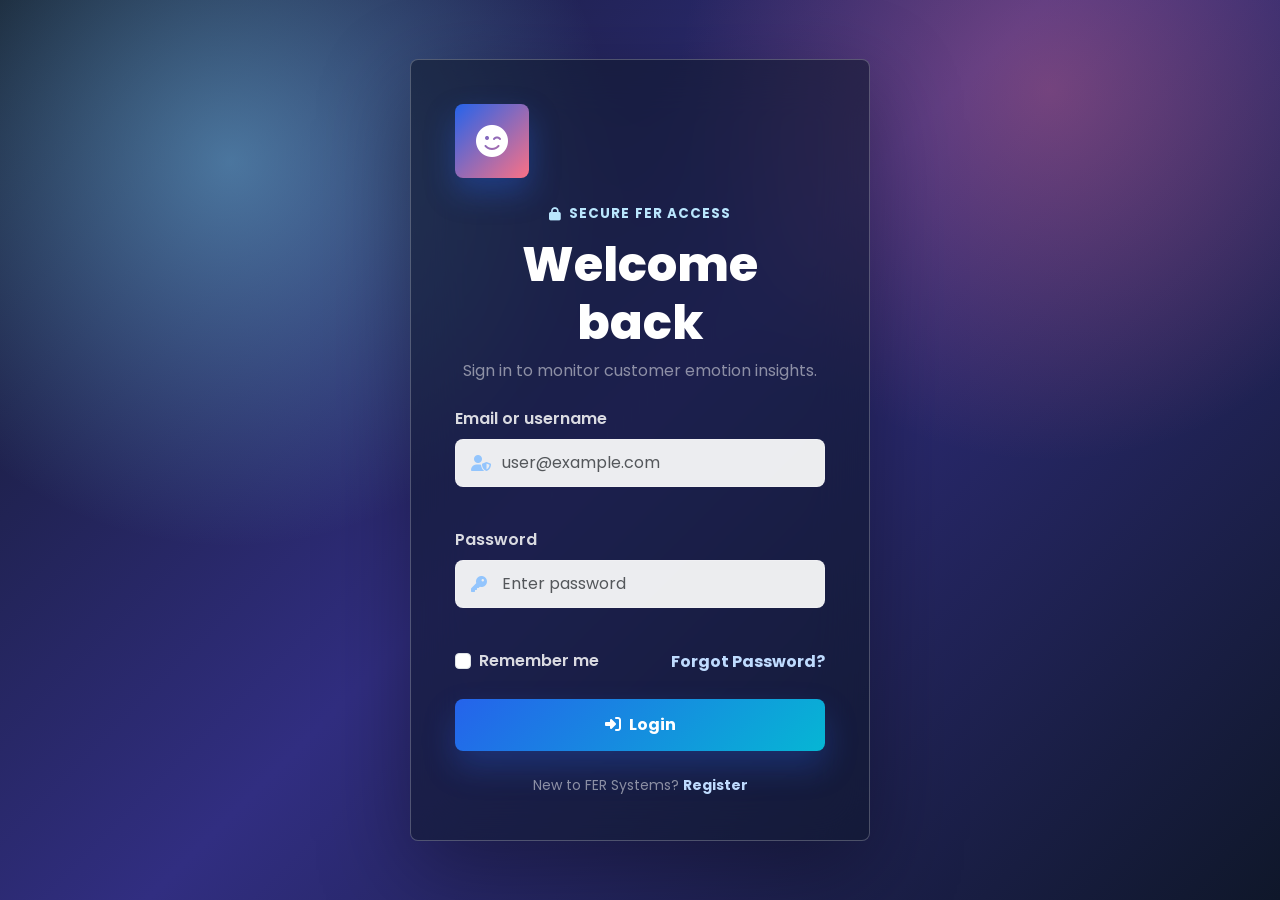
<file: frontend/history.html>
<!doctype html>
<html lang="en">
  <head>
    <meta charset="utf-8">
    <meta name="viewport" content="width=device-width, initial-scale=1">
    <title>History | FER Systems</title>
    <link rel="preconnect" href="https://fonts.googleapis.com">
    <link rel="preconnect" href="https://fonts.gstatic.com" crossorigin>
    <link href="https://fonts.googleapis.com/css2?family=Poppins:wght@400;500;600;700;800&display=swap" rel="stylesheet">
    <link href="https://cdn.jsdelivr.net/npm/bootstrap@5.3.3/dist/css/bootstrap.min.css" rel="stylesheet">
    <link href="https://cdnjs.cloudflare.com/ajax/libs/font-awesome/6.5.2/css/all.min.css" rel="stylesheet">
    <link href="css/style.css" rel="stylesheet">
  </head>
  <body class="app-page">
    <nav class="navbar navbar-expand-lg app-navbar sticky-top">
      <div class="container">
        <a class="navbar-brand d-flex align-items-center gap-2" href="index.html">
          <span class="nav-logo"><i class="fa-solid fa-face-smile-wink"></i></span>
          <span>FER Systems</span>
        </a>
        <button class="navbar-toggler" type="button" data-bs-toggle="collapse" data-bs-target="#mainNav" aria-controls="mainNav" aria-expanded="false" aria-label="Toggle navigation">
          <span class="navbar-toggler-icon"></span>
        </button>
        <div class="collapse navbar-collapse" id="mainNav">
          <ul class="navbar-nav ms-auto align-items-lg-center gap-lg-2">
            <li class="nav-item"><a class="nav-link" href="index.html"><i class="fa-solid fa-chart-line"></i> Dashboard</a></li>
            <li class="nav-item"><a class="nav-link active" href="history.html"><i class="fa-solid fa-clock-rotate-left"></i> History</a></li>
            <li class="nav-item"><button class="btn btn-outline-light btn-sm logout-btn" type="button" data-logout><i class="fa-solid fa-arrow-right-from-bracket"></i> Logout</button></li>
          </ul>
        </div>
      </div>
    </nav>

    <main class="history-main">
      <div class="container">
        <div class="history-header">
          <div>
            <p class="secure-kicker"><i class="fa-solid fa-database"></i> Protected scan archive</p>
            <h1>Recognition History</h1>
            <p class="text-white-50 mb-0">Search, review, and remove mock FER scan records.</p>
          </div>
          <a class="btn btn-primary" href="index.html"><i class="fa-solid fa-plus me-2"></i>New Scan</a>
        </div>

        <section class="panel history-panel">
          <div class="toolbar">
            <div class="search-box">
              <i class="fa-solid fa-magnifying-glass"></i>
              <input id="historySearch" type="search" class="form-control" placeholder="Search by image, emotion, or date">
            </div>
            <span class="status-pill" id="recordCount">0 records</span>
          </div>
          <div class="table-responsive">
            <table class="table align-middle history-table">
              <thead>
                <tr>
                  <th>Image Name</th>
                  <th>Emotion</th>
                  <th>Confidence</th>
                  <th>Date</th>
                  <th class="text-end">Action</th>
                </tr>
              </thead>
              <tbody id="historyBody"></tbody>
            </table>
          </div>
        </section>
      </div>
    </main>

    <script src="https://cdn.jsdelivr.net/npm/bootstrap@5.3.3/dist/js/bootstrap.bundle.min.js"></script>
    <script src="js/auth.js"></script>
    <script src="js/history.js"></script>
  </body>
</html>
</file>
<file: frontend/css/style.css>
:root {
  --ink: #0f172a;
  --muted: #64748b;
  --line: rgba(148, 163, 184, .22);
  --panel: rgba(255, 255, 255, .88);
  --primary: #2563eb;
  --primary-dark: #1d4ed8;
  --accent: #06b6d4;
  --rose: #fb7185;
  --green: #22c55e;
  --amber: #f59e0b;
}

* {
  box-sizing: border-box;
}

body {
  font-family: "Poppins", system-ui, -apple-system, BlinkMacSystemFont, "Segoe UI", sans-serif;
  color: var(--ink);
  min-height: 100vh;
}

a {
  text-decoration: none;
}

.btn {
  border-radius: 8px;
  font-weight: 700;
  min-height: 44px;
  display: inline-flex;
  align-items: center;
  justify-content: center;
  gap: .35rem;
}

.btn-primary {
  background: linear-gradient(135deg, var(--primary), var(--accent));
  border: 0;
  box-shadow: 0 16px 32px rgba(37, 99, 235, .28);
}

.btn-primary:hover,
.btn-primary:focus {
  background: linear-gradient(135deg, var(--primary-dark), #0891b2);
}

.auth-page {
  overflow-x: hidden;
  background:
    radial-gradient(circle at 18% 18%, rgba(125, 211, 252, .48), transparent 30%),
    radial-gradient(circle at 82% 10%, rgba(251, 113, 133, .34), transparent 28%),
    linear-gradient(135deg, #111827 0%, #312e81 48%, #0f172a 100%);
}

.auth-shell {
  min-height: 100vh;
  display: grid;
  place-items: center;
  padding: 24px;
}

.auth-card {
  width: min(100%, 460px);
  padding: clamp(28px, 5vw, 44px);
  border: 1px solid rgba(255, 255, 255, .24);
  border-radius: 8px;
  background: rgba(15, 23, 42, .58);
  box-shadow: 0 30px 90px rgba(0, 0, 0, .35);
  backdrop-filter: blur(26px);
  animation: riseIn .65s ease both;
}

@keyframes riseIn {
  from {
    opacity: 0;
    transform: translateY(18px);
  }
  to {
    opacity: 1;
    transform: translateY(0);
  }
}

.brand-mark,
.nav-logo {
  display: inline-grid;
  place-items: center;
  color: #fff;
  background: linear-gradient(135deg, var(--primary), var(--rose));
  box-shadow: 0 14px 30px rgba(37, 99, 235, .35);
}

.brand-mark {
  width: 74px;
  height: 74px;
  border-radius: 8px;
  font-size: 32px;
}

.auth-card h1 {
  color: #fff;
  font-size: clamp(2rem, 7vw, 3rem);
  font-weight: 800;
  letter-spacing: 0;
}

.secure-kicker {
  display: inline-flex;
  align-items: center;
  gap: .45rem;
  margin-bottom: .75rem;
  color: #bae6fd;
  font-weight: 700;
  font-size: .84rem;
  text-transform: uppercase;
  letter-spacing: .08em;
}

.auth-card .form-label,
.auth-card .form-check-label {
  color: rgba(255, 255, 255, .84);
  font-weight: 600;
}

.input-icon {
  position: relative;
}

.input-icon i {
  position: absolute;
  left: 16px;
  top: 50%;
  transform: translateY(-50%);
  color: #93c5fd;
}

.input-icon .form-control {
  padding-left: 46px;
}

.auth-card .form-control,
.search-box .form-control {
  min-height: 48px;
  border-radius: 8px;
  border: 1px solid rgba(255, 255, 255, .18);
  background: rgba(255, 255, 255, .92);
  box-shadow: none;
}

.auth-card .form-control:focus,
.search-box .form-control:focus {
  border-color: #7dd3fc;
  box-shadow: 0 0 0 .2rem rgba(14, 165, 233, .18);
}

.auth-link {
  color: #bfdbfe;
  font-weight: 700;
}

.auth-link:hover {
  color: #fff;
}

.auth-submit {
  min-height: 52px;
}

.invalid-feedback {
  min-height: 21px;
  color: #fecaca;
  font-size: .82rem;
}

.app-page {
  background: #f8fafc;
  min-height: 100vh;
}

.app-navbar {
  background: rgba(15, 23, 42, .78);
  border-bottom: 1px solid rgba(255, 255, 255, .12);
  backdrop-filter: blur(18px);
}

.navbar-brand {
  color: #fff;
  font-weight: 800;
}

.navbar-brand:hover,
.navbar-brand:focus {
  color: #fff;
}

.nav-logo {
  width: 40px;
  height: 40px;
  border-radius: 8px;
}

.app-navbar .nav-link {
  color: rgba(255, 255, 255, .72);
  font-weight: 700;
  display: inline-flex;
  align-items: center;
  gap: .45rem;
}

.app-navbar .nav-link:hover,
.app-navbar .nav-link.active {
  color: #fff;
}

.navbar-toggler {
  background: rgba(255, 255, 255, .9);
}

.logout-btn {
  border-color: rgba(255, 255, 255, .28);
}

.hero-section {
  color: #fff;
  background:
    radial-gradient(circle at 18% 20%, rgba(14, 165, 233, .24), transparent 30%),
    radial-gradient(circle at 82% 16%, rgba(251, 113, 133, .2), transparent 30%),
    linear-gradient(135deg, #0f172a 0%, #172554 58%, #111827 100%);
  padding: clamp(56px, 9vw, 100px) 0 64px;
}

.hero-section h1,
.history-header h1 {
  max-width: 760px;
  font-size: clamp(2.35rem, 6vw, 5rem);
  line-height: 1.02;
  font-weight: 800;
  letter-spacing: 0;
}

.hero-subtitle {
  max-width: 620px;
  margin: 22px 0 30px;
  color: rgba(255, 255, 255, .72);
  font-size: clamp(1rem, 2vw, 1.18rem);
}

.hero-actions {
  display: flex;
  flex-wrap: wrap;
  gap: 14px;
}

.btn-soft {
  color: #fff;
  background: rgba(255, 255, 255, .12);
  border: 1px solid rgba(255, 255, 255, .18);
}

.btn-soft:hover {
  color: #fff;
  background: rgba(255, 255, 255, .2);
}

.face-illustration {
  position: relative;
  max-width: 560px;
  margin-left: auto;
  border-radius: 8px;
  background: rgba(255, 255, 255, .1);
  border: 1px solid rgba(255, 255, 255, .18);
  box-shadow: 0 30px 80px rgba(0, 0, 0, .24);
  backdrop-filter: blur(18px);
  overflow: hidden;
}

.face-illustration svg {
  display: block;
  width: 100%;
  height: auto;
}

.scan-lines {
  animation: scanPulse 2.3s ease-in-out infinite;
}

@keyframes scanPulse {
  50% {
    opacity: .25;
    transform: translateY(8px);
  }
}

.emotion-chip {
  position: absolute;
  padding: 9px 13px;
  color: #fff;
  border-radius: 8px;
  font-size: .82rem;
  font-weight: 800;
  box-shadow: 0 14px 28px rgba(0, 0, 0, .22);
}

.chip-happy { left: 8%; top: 18%; background: var(--green); }
.chip-sad { right: 7%; top: 24%; background: var(--accent); }
.chip-angry { left: 10%; bottom: 18%; background: var(--rose); }
.chip-surprise { right: 9%; bottom: 16%; background: var(--amber); }

.section-pad {
  padding: 46px 0;
}

.panel,
.metric-tile {
  border: 1px solid var(--line);
  border-radius: 8px;
  background: var(--panel);
  box-shadow: 0 18px 48px rgba(15, 23, 42, .08);
  backdrop-filter: blur(16px);
}

.panel {
  padding: clamp(22px, 4vw, 30px);
}

.panel-heading,
.toolbar {
  display: flex;
  align-items: center;
  justify-content: space-between;
  gap: 18px;
  margin-bottom: 22px;
}

.section-label {
  margin-bottom: 4px;
  color: var(--primary);
  font-size: .78rem;
  font-weight: 800;
  text-transform: uppercase;
  letter-spacing: .08em;
}

.panel h2 {
  margin: 0;
  font-size: clamp(1.25rem, 3vw, 1.65rem);
  font-weight: 800;
}

.secure-icon {
  color: var(--green);
  font-size: 1.35rem;
}

.drop-zone {
  min-height: 255px;
  border: 2px dashed rgba(37, 99, 235, .34);
  border-radius: 8px;
  background: linear-gradient(135deg, rgba(219, 234, 254, .72), rgba(240, 253, 250, .9));
  display: grid;
  place-items: center;
  align-content: center;
  gap: 8px;
  text-align: center;
  cursor: pointer;
  transition: transform .2s ease, border-color .2s ease, background .2s ease;
}

.drop-zone:hover,
.drop-zone.is-dragging {
  transform: translateY(-2px);
  border-color: var(--primary);
  background: #eff6ff;
}

.drop-icon {
  width: 68px;
  height: 68px;
  display: grid;
  place-items: center;
  border-radius: 8px;
  color: #fff;
  background: linear-gradient(135deg, var(--primary), var(--accent));
  font-size: 1.6rem;
}

.drop-title {
  color: var(--ink);
  font-size: 1.2rem;
  font-weight: 800;
}

.drop-copy {
  color: var(--muted);
  font-weight: 500;
}

.preview-wrap {
  display: flex;
  align-items: center;
  gap: 16px;
  margin-top: 18px;
  padding: 12px;
  border-radius: 8px;
  background: #f8fafc;
  border: 1px solid var(--line);
}

.preview-wrap img {
  width: 82px;
  height: 82px;
  object-fit: cover;
  border-radius: 8px;
}

.detect-btn {
  width: 100%;
  margin-top: 18px;
}

.status-pill,
.emotion-badge {
  display: inline-flex;
  align-items: center;
  white-space: nowrap;
  min-height: 32px;
  padding: 5px 11px;
  border-radius: 8px;
  font-size: .78rem;
  font-weight: 800;
}

.status-pill {
  color: #0369a1;
  background: #e0f2fe;
}

.result-empty {
  min-height: 330px;
  display: grid;
  place-items: center;
  align-content: center;
  gap: 14px;
  color: var(--muted);
  text-align: center;
}

.result-empty i {
  color: #cbd5e1;
  font-size: 4rem;
}

.result-content {
  min-height: 330px;
  display: grid;
  place-items: center;
  align-content: center;
  gap: 18px;
  text-align: center;
}

.emotion-result {
  font-size: clamp(2rem, 6vw, 3.2rem);
  font-weight: 800;
}

.confidence-ring {
  --value: 0;
  --ring-color: var(--primary);
  width: 154px;
  aspect-ratio: 1;
  border-radius: 50%;
  display: grid;
  place-items: center;
  background: conic-gradient(var(--ring-color) calc(var(--value) * 1%), #e2e8f0 0);
  position: relative;
}

.confidence-ring::after {
  content: "";
  position: absolute;
  inset: 14px;
  border-radius: 50%;
  background: #fff;
}

.confidence-ring span {
  position: relative;
  z-index: 1;
  font-size: 1.8rem;
  font-weight: 800;
}

.confidence-progress {
  width: 100%;
  height: 10px;
  border-radius: 999px;
}

.metric-tile {
  min-height: 132px;
  padding: 22px;
  display: grid;
  gap: 4px;
}

.metric-tile i {
  color: var(--primary);
  font-size: 1.55rem;
}

.metric-tile span {
  color: var(--muted);
  font-weight: 700;
}

.metric-tile strong {
  font-size: 2rem;
  font-weight: 800;
}

.chart-panel canvas {
  max-height: 340px;
}

.activity-list {
  list-style: none;
  padding: 0;
  margin: 0;
  display: grid;
  gap: 14px;
}

.activity-list li {
  display: flex;
  align-items: center;
  gap: 14px;
  padding: 13px;
  border: 1px solid var(--line);
  border-radius: 8px;
  background: #f8fafc;
}

.activity-icon {
  width: 42px;
  height: 42px;
  flex: 0 0 auto;
  display: grid;
  place-items: center;
  color: #fff;
  background: linear-gradient(135deg, var(--primary), var(--rose));
  border-radius: 8px;
}

.activity-list p {
  margin: 2px 0 0;
  color: var(--muted);
  font-size: .86rem;
}

.history-main {
  background:
    linear-gradient(180deg, #0f172a 0, #172554 330px, #f8fafc 331px);
  padding: clamp(46px, 8vw, 82px) 0;
}

.history-header {
  display: flex;
  align-items: end;
  justify-content: space-between;
  gap: 24px;
  margin-bottom: 30px;
  color: #fff;
}

.history-header h1 {
  margin-bottom: 12px;
}

.toolbar {
  flex-wrap: wrap;
}

.search-box {
  position: relative;
  width: min(100%, 480px);
}

.search-box i {
  position: absolute;
  left: 16px;
  top: 50%;
  transform: translateY(-50%);
  color: var(--muted);
}

.search-box .form-control {
  padding-left: 46px;
  border-color: var(--line);
}

.history-table {
  margin-bottom: 0;
}

.history-table thead th {
  color: #475569;
  border-bottom-color: var(--line);
  font-size: .8rem;
  text-transform: uppercase;
  letter-spacing: .08em;
}

.history-table td {
  padding: 18px 12px;
  border-color: var(--line);
  vertical-align: middle;
}

.file-chip {
  display: inline-flex;
  align-items: center;
  gap: 9px;
  font-weight: 700;
}

.file-chip i {
  color: var(--primary);
}

.emotion-happy { color: #166534; background: #dcfce7; }
.emotion-sad { color: #075985; background: #e0f2fe; }
.emotion-angry { color: #9f1239; background: #ffe4e6; }
.emotion-surprise { color: #92400e; background: #fef3c7; }

.confidence-cell {
  display: grid;
  gap: 6px;
  min-width: 130px;
}

.confidence-cell .progress {
  height: 7px;
  border-radius: 999px;
}

.confidence-cell .progress-bar {
  background: linear-gradient(135deg, var(--primary), var(--accent));
}

.btn-delete {
  width: 38px;
  height: 38px;
  min-height: 38px;
  padding: 0;
  color: #be123c;
  background: #ffe4e6;
  border: 0;
}

.btn-delete:hover {
  color: #fff;
  background: #e11d48;
}

.empty-table {
  padding: 38px 12px;
  color: var(--muted);
  text-align: center;
}

@media (max-width: 991.98px) {
  .face-illustration {
    margin: 0 auto;
  }

  .app-navbar .navbar-nav {
    padding-top: 14px;
    align-items: stretch !important;
  }

  .logout-btn {
    width: 100%;
  }
}

@media (max-width: 767.98px) {
  .hero-section {
    padding-top: 40px;
  }

  .history-header {
    align-items: stretch;
    flex-direction: column;
  }

  .history-header .btn {
    width: 100%;
  }

  .panel-heading {
    align-items: flex-start;
    flex-direction: column;
  }

  .preview-wrap {
    align-items: flex-start;
    flex-direction: column;
  }

  .preview-wrap img {
    width: 100%;
    height: 190px;
  }

  .emotion-chip {
    font-size: .72rem;
    padding: 7px 9px;
  }
}
</file>
